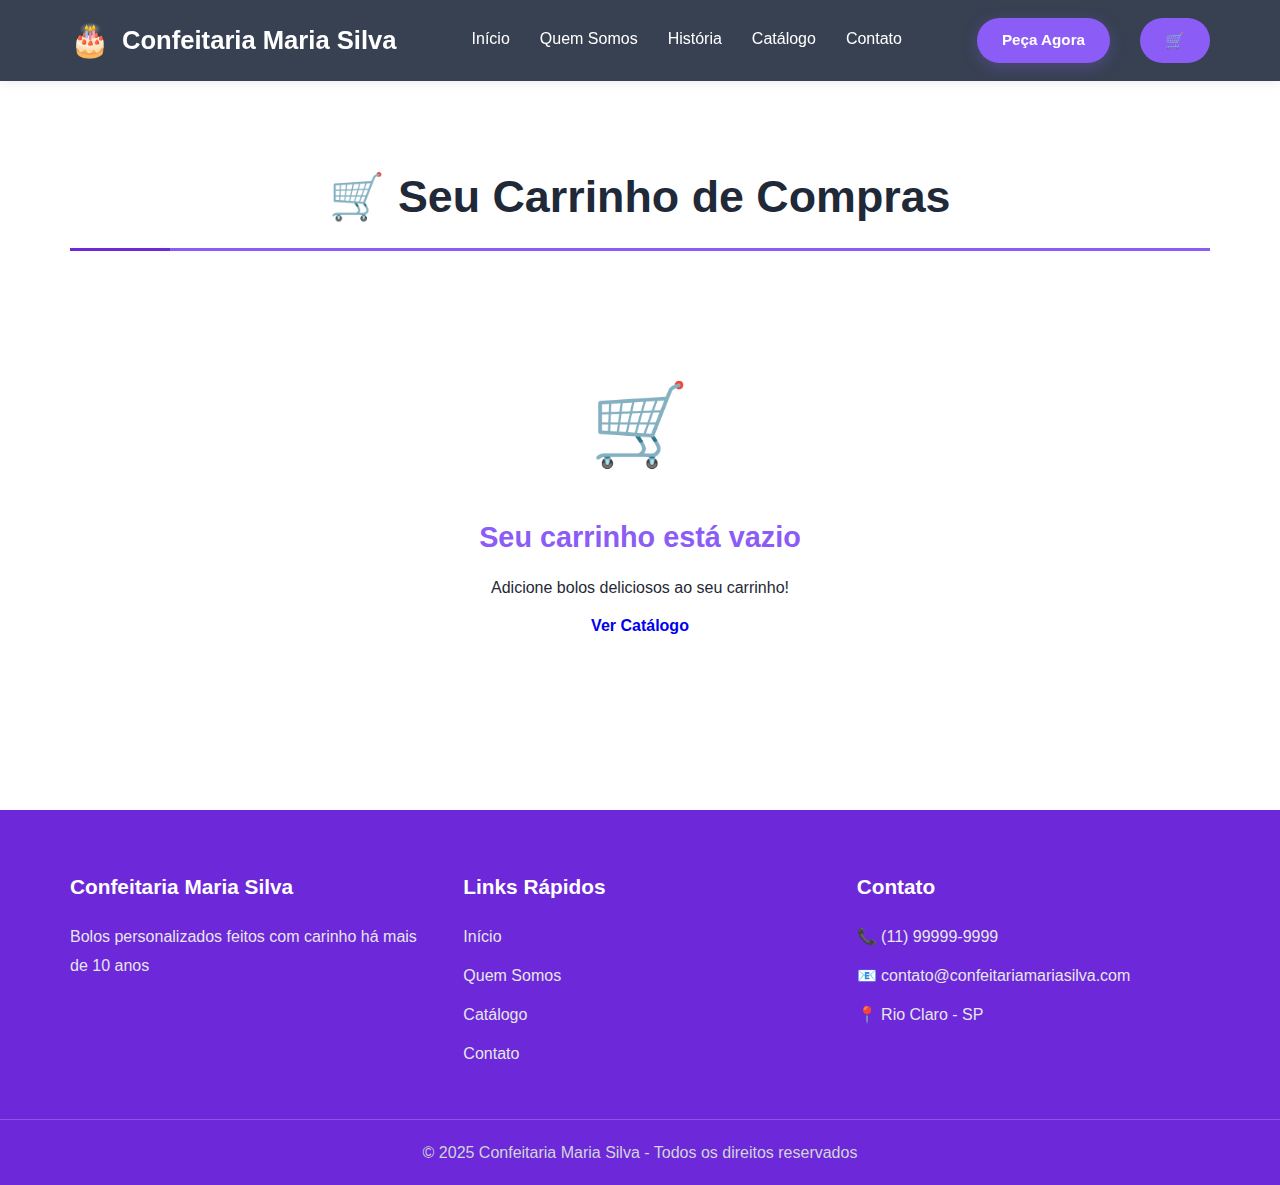
<file: carrinho.html>
<!DOCTYPE html>
<html lang="pt-BR">
<head>
  <meta charset="UTF-8">
  <meta name="viewport" content="width=device-width, initial-scale=1.0">
  <title>Carrinho de Compras - Confeitaria Maria Silva</title>
  <link rel="stylesheet" href="styles.css">
  <script src="carrinho.js" defer></script>
</head>
<body>
  <header>
    <div class="header-container">
      <div class="logo">
        <span class="logo-icon">🎂</span>
        <div class="logo-text">
          <h1>Confeitaria Maria Silva</h1>
        </div>
      </div>
      <nav style="background: transparent; border: none; padding: 0;">
        <ul style="display: flex; gap: 0; list-style: none; margin: 0; padding: 0;">
          <li><a href="index.html" style="color: var(--cor-branco); padding: 10px 15px;">Início</a></li>
          <li><a href="quem-somos.html" style="color: var(--cor-branco); padding: 10px 15px;">Quem Somos</a></li>
          <li><a href="historia.html" style="color: var(--cor-branco); padding: 10px 15px;">História</a></li>
          <li><a href="catalogo.html" style="color: var(--cor-branco); padding: 10px 15px;">Catálogo</a></li>
          <li><a href="contato.html" style="color: var(--cor-branco); padding: 10px 15px;">Contato</a></li>
        </ul>
      </nav>
      <div class="header-right">
        <a href="catalogo.html" class="btn-primary" style="text-decoration: none; padding: 10px 25px; font-size: 0.95em;">Peça Agora</a>
        <a href="carrinho.html" class="carrinho-header">
          🛒 <span id="carrinho-contador" class="carrinho-contador">0</span>
        </a>
      </div>
    </div>
  </header>

  <main class="container">
    <h2 class="section-title">🛒 Seu Carrinho de Compras</h2>
    
    <div id="carrinho-itens" class="carrinho-container">
      <!-- Itens serão renderizados aqui pelo JavaScript -->
    </div>

    <div id="carrinho-resumo" class="carrinho-resumo" style="display: none;">
      <h3>Resumo do Pedido</h3>
      <div class="resumo-linha">
        <span>Subtotal:</span>
        <span id="carrinho-total">R$ 0,00</span>
      </div>
      <div class="resumo-linha">
        <span>Taxa de entrega:</span>
        <span>A combinar</span>
      </div>
      <div class="resumo-total">
        <span>Total:</span>
        <span id="carrinho-total-final">R$ 0,00</span>
      </div>
      <button onclick="abrirFormularioPedido()" class="btn btn-success" style="width: 100%; margin-top: 20px; padding: 15px; font-size: 1.1em;">
        Finalizar Pedido
      </button>
      <a href="catalogo.html" class="btn btn-secondary" style="width: 100%; margin-top: 10px; text-align: center; display: block;">
        Continuar Comprando
      </a>
    </div>

    <!-- Modal Formulário de Pedido -->
    <div id="modal-pedido" class="modal">
      <div class="modal-content">
        <button class="modal-close" onclick="fecharFormularioPedido()">&times;</button>
        <h2>Finalizar Pedido</h2>
        <p style="color: var(--cor-texto-claro); margin-bottom: 25px;">Preencha seus dados para finalizar a encomenda</p>
        
        <form id="form-pedido" onsubmit="enviarPedidoWhatsApp(event)">
          <div class="form-group">
            <label for="pedido-nome">Nome Completo *</label>
            <input type="text" id="pedido-nome" required placeholder="Seu nome completo">
          </div>

          <div class="form-row">
            <div class="form-group">
              <label for="pedido-whatsapp">WhatsApp *</label>
              <input type="tel" id="pedido-whatsapp" required placeholder="(14) 99999-9999">
            </div>
            <div class="form-group">
              <label for="pedido-email">Email</label>
              <input type="email" id="pedido-email" placeholder="seu@email.com">
            </div>
          </div>

          <div class="form-group">
            <label for="pedido-endereco">Endereço Completo *</label>
            <input type="text" id="pedido-endereco" required placeholder="Rua, número, bairro">
          </div>

          <div class="form-row">
            <div class="form-group">
              <label for="pedido-cidade">Cidade *</label>
              <input type="text" id="pedido-cidade" required value="Rio Claro">
            </div>
            <div class="form-group">
              <label for="pedido-cep">CEP</label>
              <input type="text" id="pedido-cep" placeholder="00000-000">
            </div>
          </div>

          <div class="form-row">
            <div class="form-group">
              <label for="pedido-data">Data de Entrega Desejada *</label>
              <input type="date" id="pedido-data" required min="">
            </div>
            <div class="form-group">
              <label for="pedido-horario">Horário Preferencial</label>
              <select id="pedido-horario">
                <option value="">Selecione</option>
                <option value="Manhã (8h - 12h)">Manhã (8h - 12h)</option>
                <option value="Tarde (12h - 18h)">Tarde (12h - 18h)</option>
                <option value="Noite (18h - 20h)">Noite (18h - 20h)</option>
              </select>
            </div>
          </div>

          <div class="form-group">
            <label for="pedido-observacoes">Observações Adicionais</label>
            <textarea id="pedido-observacoes" placeholder="Instruções especiais, ponto de referência, informações sobre o evento, etc."></textarea>
          </div>

          <div class="card" style="background: var(--cor-fundo-cinza); margin: 20px 0;">
            <h3 style="margin-top: 0;">Resumo do Pedido</h3>
            <div id="resumo-pedido-itens"></div>
            <div class="resumo-total">
              <span>Total:</span>
              <span id="resumo-pedido-total">R$ 0,00</span>
            </div>
          </div>

          <div style="display: flex; gap: 10px; margin-top: 20px;">
            <button type="button" onclick="fecharFormularioPedido()" class="btn btn-secondary">Cancelar</button>
            <button type="submit" class="btn btn-success">Enviar Pedido via WhatsApp</button>
          </div>
        </form>
      </div>
    </div>
  </main>

  <footer>
    <div class="footer-content">
      <div class="footer-section">
        <h3>Confeitaria Maria Silva</h3>
        <p>Bolos personalizados feitos com carinho há mais de 10 anos</p>
      </div>
      <div class="footer-section">
        <h3>Links Rápidos</h3>
        <a href="index.html">Início</a>
        <a href="quem-somos.html">Quem Somos</a>
        <a href="catalogo.html">Catálogo</a>
        <a href="contato.html">Contato</a>
      </div>
      <div class="footer-section">
        <h3>Contato</h3>
        <p>📞 (11) 99999-9999</p>
        <p>📧 contato@confeitariamariasilva.com</p>
        <p>📍 Rio Claro - SP</p>
      </div>
    </div>
    <div class="footer-bottom">
      <p>© 2025 Confeitaria Maria Silva - Todos os direitos reservados</p>
    </div>
  </footer>

  <script>
    // Atualizar data mínima para hoje
    document.addEventListener('DOMContentLoaded', function() {
      const hoje = new Date().toISOString().split('T')[0];
      const dataInput = document.getElementById('pedido-data');
      if (dataInput) {
        dataInput.min = hoje;
      }
    });

    // Atualizar resumo quando carrinho mudar
    const observer = new MutationObserver(function() {
      atualizarResumo();
    });

    document.addEventListener('DOMContentLoaded', function() {
      const carrinhoContainer = document.getElementById('carrinho-itens');
      if (carrinhoContainer) {
        observer.observe(carrinhoContainer, { childList: true, subtree: true });
      }
      atualizarResumo();
    });

    function atualizarResumo() {
      const resumo = document.getElementById('carrinho-resumo');
      const totalElement = document.getElementById('carrinho-total');
      const totalFinalElement = document.getElementById('carrinho-total-final');
      
      if (carrinho.itens.length > 0) {
        resumo.style.display = 'block';
        const total = carrinho.calcularTotal();
        if (totalElement) totalElement.textContent = `R$ ${total.toFixed(2)}`;
        if (totalFinalElement) totalFinalElement.textContent = `R$ ${total.toFixed(2)}`;
      } else {
        resumo.style.display = 'none';
      }
    }

    function abrirFormularioPedido() {
      if (carrinho.itens.length === 0) {
        alert('Seu carrinho está vazio!');
        return;
      }

      const modal = document.getElementById('modal-pedido');
      const resumoItens = document.getElementById('resumo-pedido-itens');
      const totalPedido = document.getElementById('resumo-pedido-total');

      // Preencher resumo no formulário
      resumoItens.innerHTML = carrinho.itens.map(item => `
        <div style="display: flex; justify-content: space-between; padding: 8px 0; border-bottom: 1px solid var(--cor-borda);">
          <span>${item.nome} ${item.sabor ? `- ${item.sabor}` : ''} x${item.quantidade}kg</span>
          <span style="font-weight: 600;">R$ ${(item.preco * item.quantidade).toFixed(2)}</span>
        </div>
      `).join('');

      totalPedido.textContent = `R$ ${carrinho.calcularTotal().toFixed(2)}`;
      modal.style.display = 'flex';
    }

    function fecharFormularioPedido() {
      document.getElementById('modal-pedido').style.display = 'none';
    }

    function enviarPedidoWhatsApp(event) {
      event.preventDefault();
      
      const dados = {
        nome: document.getElementById('pedido-nome').value,
        whatsapp: document.getElementById('pedido-whatsapp').value,
        email: document.getElementById('pedido-email').value,
        endereco: document.getElementById('pedido-endereco').value,
        cidade: document.getElementById('pedido-cidade').value,
        cep: document.getElementById('pedido-cep').value,
        data: document.getElementById('pedido-data').value,
        horario: document.getElementById('pedido-horario').value,
        observacoes: document.getElementById('pedido-observacoes').value,
        itens: carrinho.itens,
        total: carrinho.calcularTotal()
      };

      // Formatar mensagem para WhatsApp
      let mensagem = '🍰 *PEDIDO - CONFEITARIA MARIA SILVA*\n\n';
      mensagem += '*DADOS DO CLIENTE:*\n';
      mensagem += `👤 Nome: ${dados.nome}\n`;
      mensagem += `📱 WhatsApp: ${dados.whatsapp}\n`;
      if (dados.email) {
        mensagem += `📧 Email: ${dados.email}\n`;
      }
      mensagem += `📍 Endereço: ${dados.endereco}\n`;
      mensagem += `🏙️ Cidade: ${dados.cidade}\n`;
      if (dados.cep) {
        mensagem += `📮 CEP: ${dados.cep}\n`;
      }
      mensagem += `📅 Data de Entrega: ${new Date(dados.data).toLocaleDateString('pt-BR')}\n`;
      if (dados.horario) {
        mensagem += `⏰ Horário: ${dados.horario}\n`;
      }
      if (dados.observacoes) {
        mensagem += `📝 Observações: ${dados.observacoes}\n`;
      }
      
      mensagem += '\n*ITENS DO PEDIDO:*\n';
      dados.itens.forEach((item, index) => {
        mensagem += `${index + 1}. *${item.nome}*\n`;
        if (item.sabor) {
          mensagem += `   🎂 Sabor: ${item.sabor}\n`;
        }
        mensagem += `   📦 Quantidade: ${item.quantidade}kg\n`;
        if (item.observacoes) {
          mensagem += `   💬 Obs: ${item.observacoes}\n`;
        }
        mensagem += `   💰 Preço: R$ ${(item.preco * item.quantidade).toFixed(2)}\n\n`;
      });
      
      mensagem += `*TOTAL: R$ ${dados.total.toFixed(2)}*\n\n`;
      mensagem += 'Aguardando confirmação. Obrigado! 🎉';
      
      // Codificar mensagem para URL
      const mensagemEncoded = encodeURIComponent(mensagem);
      
      // Número do WhatsApp
      const whatsappNumber = '5514996366473';
      
      // Redirecionar para WhatsApp
      window.open(`https://wa.me/${whatsappNumber}?text=${mensagemEncoded}`, '_blank');
      
      // Limpar carrinho após envio
      setTimeout(() => {
        carrinho.limparCarrinho();
        fecharFormularioPedido();
        alert('Pedido enviado com sucesso! Você será redirecionado para o WhatsApp.');
        window.location.href = 'index.html';
      }, 1000);
    }

    // Fechar modal ao clicar fora
    window.addEventListener('click', function(event) {
      const modal = document.getElementById('modal-pedido');
      if (event.target === modal) {
        fecharFormularioPedido();
      }
    });
  </script>
</body>
</html>
</file>
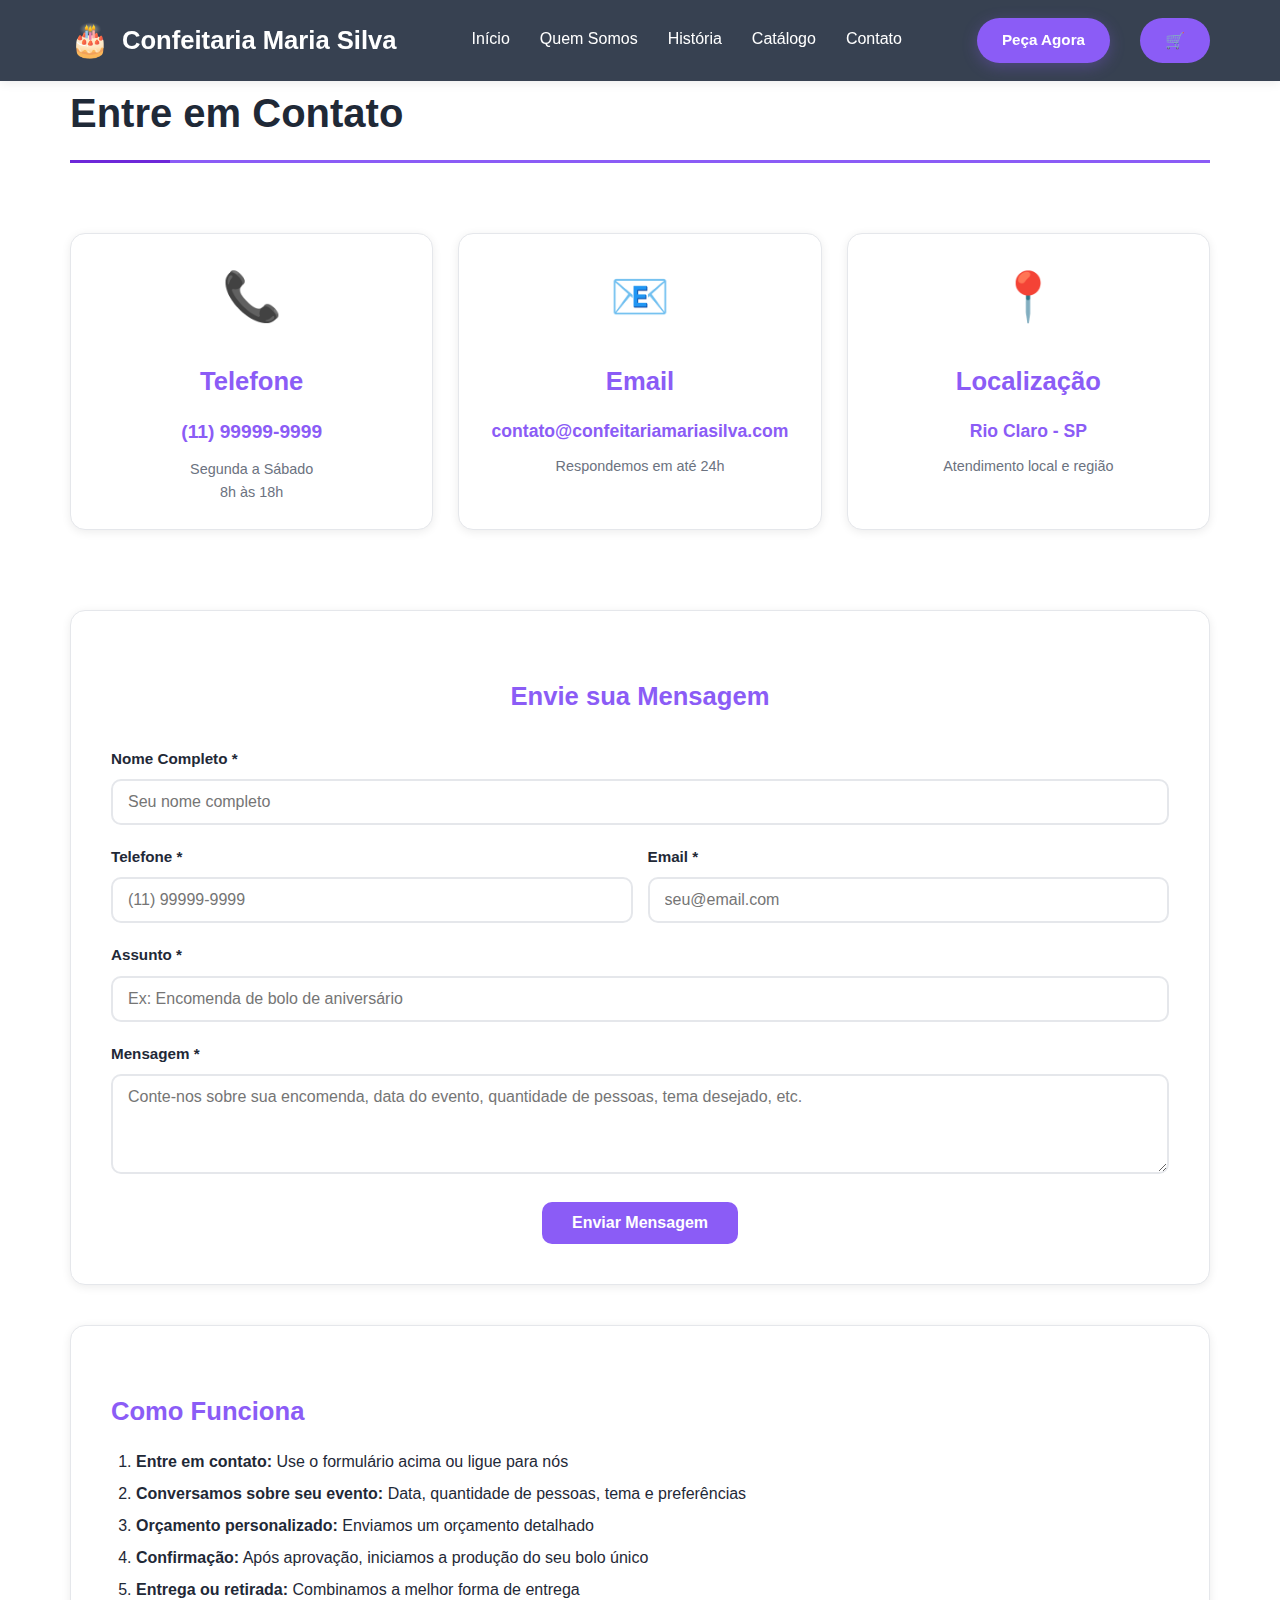
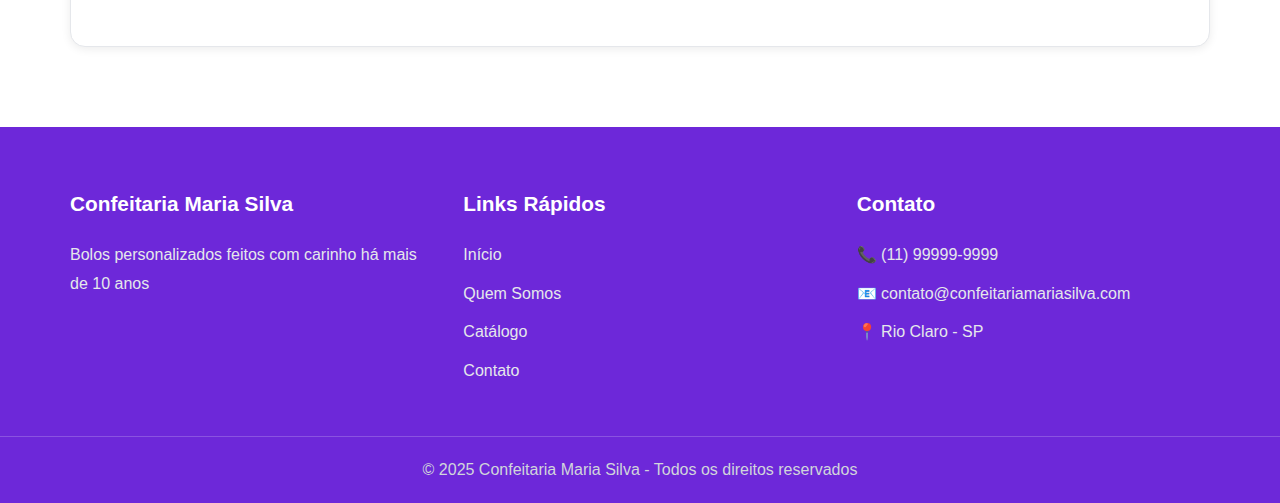
<file: contato.html>
<!DOCTYPE html>
<html lang="pt-BR">
<head>
  <meta charset="UTF-8">
  <meta name="viewport" content="width=device-width, initial-scale=1.0">
  <title>Contato - Confeitaria Maria Silva</title>
  <link rel="stylesheet" href="styles.css">
  <script src="carrinho.js" defer></script>
</head>
<body>
  <header>
    <div class="header-container">
      <div class="logo">
        <span class="logo-icon">🎂</span>
        <div class="logo-text">
          <h1>Confeitaria Maria Silva</h1>
        </div>
      </div>
      <nav style="background: transparent; border: none; padding: 0;">
        <ul style="display: flex; gap: 0; list-style: none; margin: 0; padding: 0;">
          <li><a href="index.html" style="color: var(--cor-branco); padding: 10px 15px;">Início</a></li>
          <li><a href="quem-somos.html" style="color: var(--cor-branco); padding: 10px 15px;">Quem Somos</a></li>
          <li><a href="historia.html" style="color: var(--cor-branco); padding: 10px 15px;">História</a></li>
          <li><a href="catalogo.html" style="color: var(--cor-branco); padding: 10px 15px;">Catálogo</a></li>
          <li><a href="contato.html" style="color: var(--cor-branco); padding: 10px 15px;">Contato</a></li>
        </ul>
      </nav>
      <div class="header-right">
        <a href="catalogo.html" class="btn-primary" style="text-decoration: none; padding: 10px 25px; font-size: 0.95em;">Peça Agora</a>
        <a href="carrinho.html" class="carrinho-header">
          🛒 <span id="carrinho-contador" class="carrinho-contador">0</span>
        </a>
      </div>
    </div>
  </header>

  <main class="container">
    <h2>Entre em Contato</h2>
    
    <div style="display: grid; grid-template-columns: repeat(auto-fit, minmax(250px, 1fr)); gap: 25px; margin: 30px 0;">
      <div class="card" style="text-align: center; padding: 25px;">
        <div style="font-size: 3em; margin-bottom: 15px;">📞</div>
        <h3>Telefone</h3>
        <p style="font-size: 1.2em; font-weight: 600; color: var(--cor-roxo);">(11) 99999-9999</p>
        <p style="font-size: 0.9em; color: var(--cor-texto-claro); margin-top: 10px;">Segunda a Sábado<br>8h às 18h</p>
      </div>
      
      <div class="card" style="text-align: center; padding: 25px;">
        <div style="font-size: 3em; margin-bottom: 15px;">📧</div>
        <h3>Email</h3>
        <p style="font-size: 1.1em; font-weight: 600; color: var(--cor-roxo);">contato@confeitariamariasilva.com</p>
        <p style="font-size: 0.9em; color: var(--cor-texto-claro); margin-top: 10px;">Respondemos em até 24h</p>
      </div>
      
      <div class="card" style="text-align: center; padding: 25px;">
        <div style="font-size: 3em; margin-bottom: 15px;">📍</div>
        <h3>Localização</h3>
        <p style="font-size: 1.1em; font-weight: 600; color: var(--cor-roxo);">Rio Claro - SP</p>
        <p style="font-size: 0.9em; color: var(--cor-texto-claro); margin-top: 10px;">Atendimento local e região</p>
      </div>
    </div>

    <div class="card">
      <h3 style="text-align: center; margin-bottom: 30px;">Envie sua Mensagem</h3>
      <form id="contactForm" onsubmit="handleSubmit(event)">
        <div class="form-group">
          <label for="nome">Nome Completo *</label>
          <input type="text" id="nome" name="nome" required placeholder="Seu nome completo">
        </div>
        
        <div class="form-row">
          <div class="form-group">
            <label for="telefone">Telefone *</label>
            <input type="tel" id="telefone" name="telefone" required placeholder="(11) 99999-9999">
          </div>
          <div class="form-group">
            <label for="email">Email *</label>
            <input type="email" id="email" name="email" required placeholder="seu@email.com">
          </div>
        </div>
        
        <div class="form-group">
          <label for="assunto">Assunto *</label>
          <input type="text" id="assunto" name="assunto" required placeholder="Ex: Encomenda de bolo de aniversário">
        </div>
        
        <div class="form-group">
          <label for="mensagem">Mensagem *</label>
          <textarea id="mensagem" name="mensagem" required placeholder="Conte-nos sobre sua encomenda, data do evento, quantidade de pessoas, tema desejado, etc."></textarea>
        </div>
        
        <div style="text-align: center;">
          <button type="submit" class="btn btn-success">Enviar Mensagem</button>
        </div>
      </form>
    </div>

    <div class="card" style="margin-top: 30px;">
      <h3>Como Funciona</h3>
      <ol style="padding-left: 25px; line-height: 2;">
        <li><strong>Entre em contato:</strong> Use o formulário acima ou ligue para nós</li>
        <li><strong>Conversamos sobre seu evento:</strong> Data, quantidade de pessoas, tema e preferências</li>
        <li><strong>Orçamento personalizado:</strong> Enviamos um orçamento detalhado</li>
        <li><strong>Confirmação:</strong> Após aprovação, iniciamos a produção do seu bolo único</li>
        <li><strong>Entrega ou retirada:</strong> Combinamos a melhor forma de entrega</li>
      </ol>
    </div>
  </main>

  <footer>
    <div class="footer-content">
      <div class="footer-section">
        <h3>Confeitaria Maria Silva</h3>
        <p>Bolos personalizados feitos com carinho há mais de 10 anos</p>
      </div>
      <div class="footer-section">
        <h3>Links Rápidos</h3>
        <a href="index.html">Início</a>
        <a href="quem-somos.html">Quem Somos</a>
        <a href="catalogo.html">Catálogo</a>
        <a href="contato.html">Contato</a>
      </div>
      <div class="footer-section">
        <h3>Contato</h3>
        <p>📞 (11) 99999-9999</p>
        <p>📧 contato@confeitariamariasilva.com</p>
        <p>📍 Rio Claro - SP</p>
      </div>
    </div>
    <div class="footer-bottom">
      <p>© 2025 Confeitaria Maria Silva - Todos os direitos reservados</p>
    </div>
  </footer>

  <script>
    function handleSubmit(event) {
      event.preventDefault();
      
      const formData = {
        nome: document.getElementById('nome').value,
        telefone: document.getElementById('telefone').value,
        email: document.getElementById('email').value,
        assunto: document.getElementById('assunto').value,
        mensagem: document.getElementById('mensagem').value
      };
      
      alert('Obrigado por entrar em contato, ' + formData.nome + '!\n\nRecebemos sua mensagem e retornaremos em breve.\n\nEm breve você receberá um email de confirmação em ' + formData.email);
      
      document.getElementById('contactForm').reset();
    }
  </script>
</body>
</html>
</file>
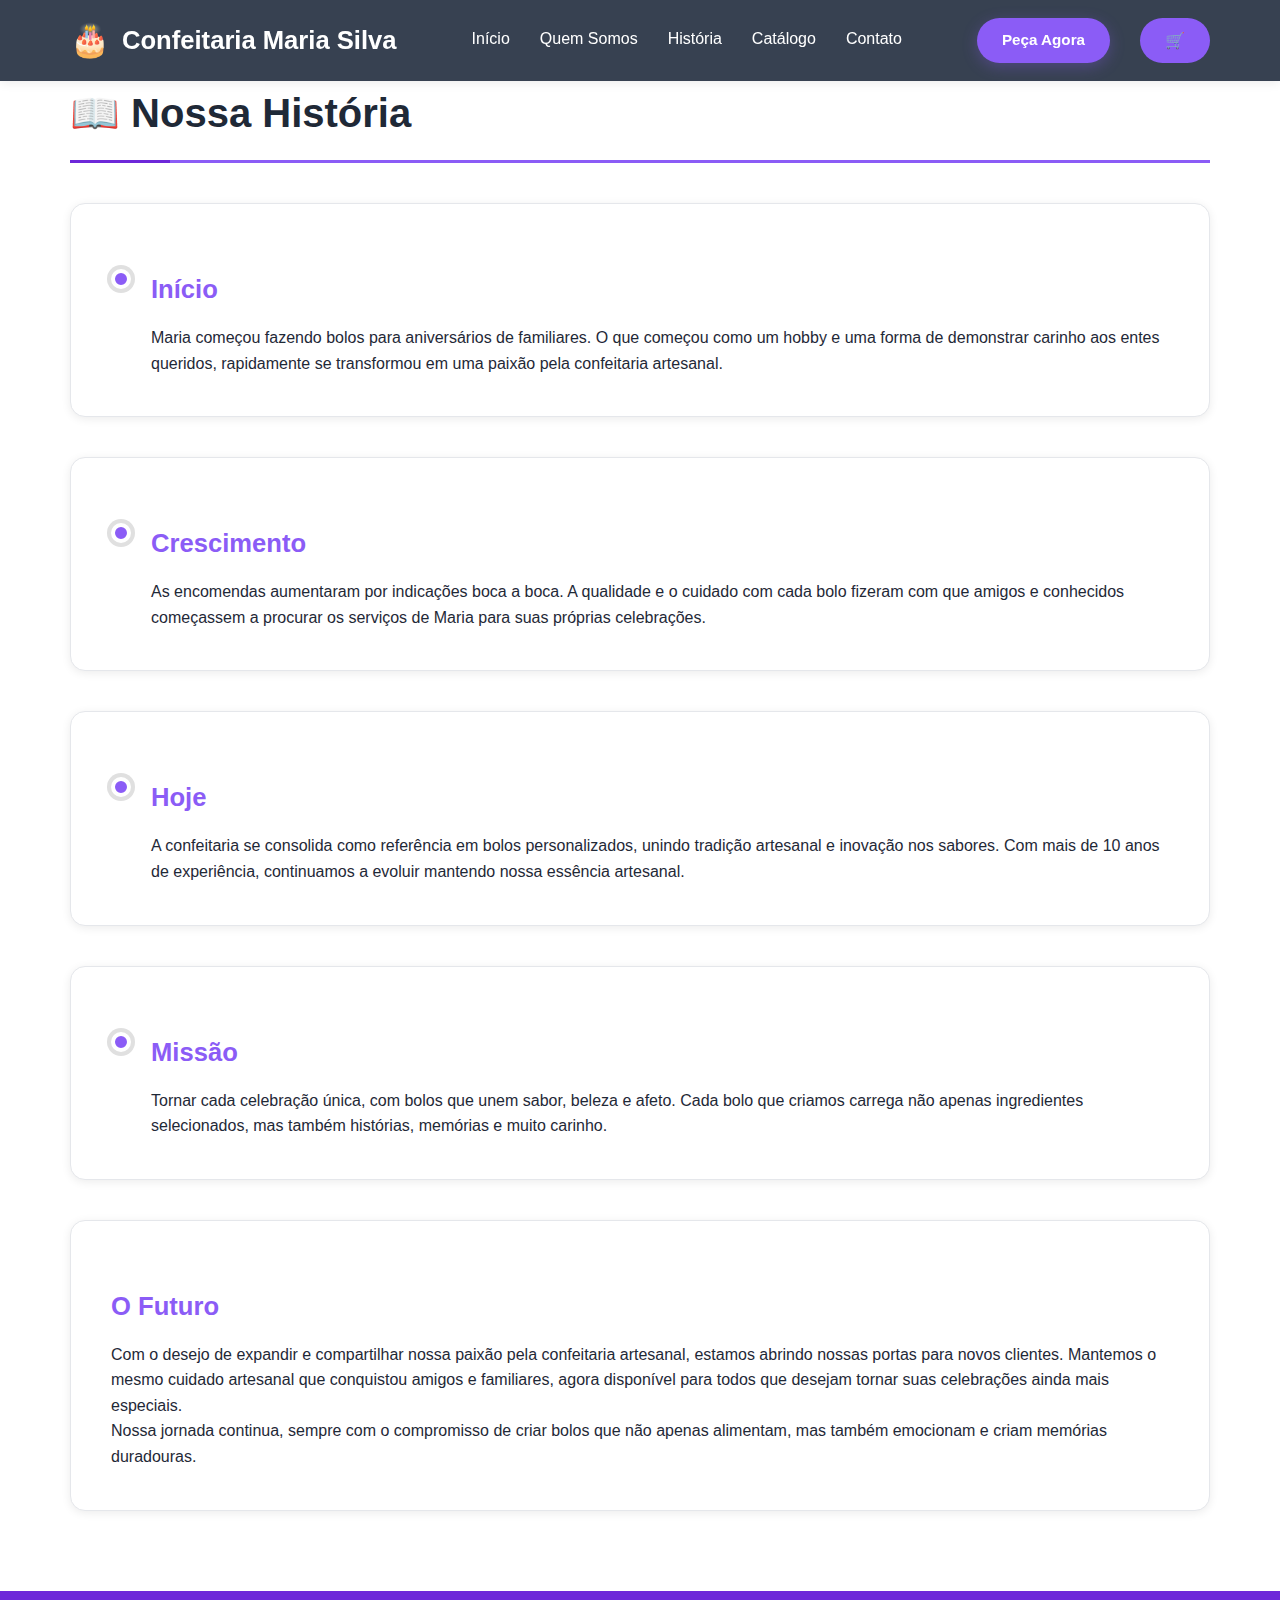
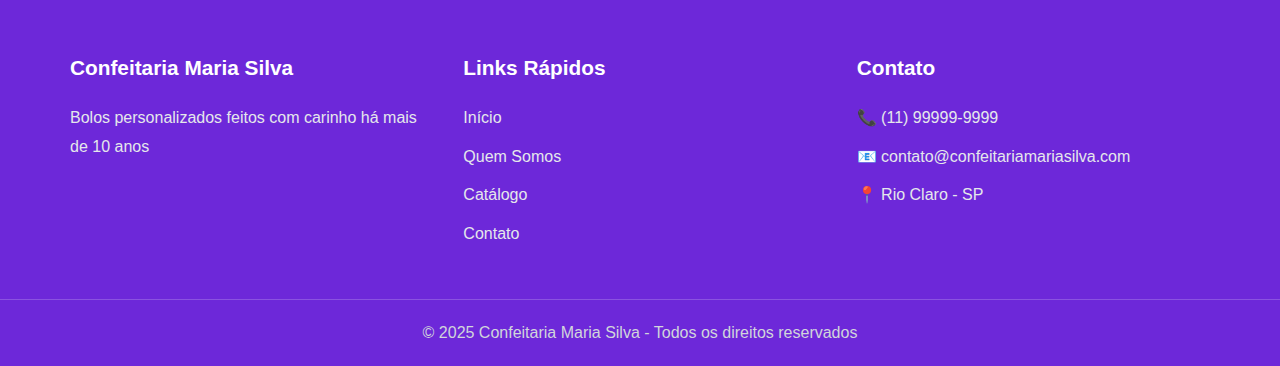
<file: historia.html>
<!DOCTYPE html>
<html lang="pt-BR">
<head>
  <meta charset="UTF-8">
  <meta name="viewport" content="width=device-width, initial-scale=1.0">
  <title>Nossa História - Confeitaria Maria Silva</title>
  <link rel="stylesheet" href="styles.css">
  <script src="carrinho.js" defer></script>
</head>
<body>
  <header>
    <div class="header-container">
      <div class="logo">
        <span class="logo-icon">🎂</span>
        <div class="logo-text">
          <h1>Confeitaria Maria Silva</h1>
        </div>
      </div>
      <nav style="background: transparent; border: none; padding: 0;">
        <ul style="display: flex; gap: 0; list-style: none; margin: 0; padding: 0;">
          <li><a href="index.html" style="color: var(--cor-branco); padding: 10px 15px;">Início</a></li>
          <li><a href="quem-somos.html" style="color: var(--cor-branco); padding: 10px 15px;">Quem Somos</a></li>
          <li><a href="historia.html" style="color: var(--cor-branco); padding: 10px 15px;">História</a></li>
          <li><a href="catalogo.html" style="color: var(--cor-branco); padding: 10px 15px;">Catálogo</a></li>
          <li><a href="contato.html" style="color: var(--cor-branco); padding: 10px 15px;">Contato</a></li>
        </ul>
      </nav>
      <div class="header-right">
        <a href="catalogo.html" class="btn-primary" style="text-decoration: none; padding: 10px 25px; font-size: 0.95em;">Peça Agora</a>
        <a href="carrinho.html" class="carrinho-header">
          🛒 <span id="carrinho-contador" class="carrinho-contador">0</span>
        </a>
      </div>
    </div>
  </header>

  <main class="container">
    <h2>📖 Nossa História</h2>
    
    <div class="card">
      <div style="position: relative; padding-left: 40px;">
        <div style="position: absolute; left: 0; top: 0; width: 20px; height: 20px; background: var(--cor-roxo); border-radius: 50%; border: 4px solid var(--cor-branco); box-shadow: 0 0 0 4px #e0e0e0;"></div>
        <h3>Início</h3>
        <p>Maria começou fazendo bolos para aniversários de familiares. O que começou como um hobby e uma forma de demonstrar carinho aos entes queridos, rapidamente se transformou em uma paixão pela confeitaria artesanal.</p>
      </div>
    </div>
    
    <div class="card">
      <div style="position: relative; padding-left: 40px;">
        <div style="position: absolute; left: 0; top: 0; width: 20px; height: 20px; background: var(--cor-roxo); border-radius: 50%; border: 4px solid var(--cor-branco); box-shadow: 0 0 0 4px #e0e0e0;"></div>
        <h3>Crescimento</h3>
        <p>As encomendas aumentaram por indicações boca a boca. A qualidade e o cuidado com cada bolo fizeram com que amigos e conhecidos começassem a procurar os serviços de Maria para suas próprias celebrações.</p>
      </div>
    </div>
    
    <div class="card">
      <div style="position: relative; padding-left: 40px;">
        <div style="position: absolute; left: 0; top: 0; width: 20px; height: 20px; background: var(--cor-roxo); border-radius: 50%; border: 4px solid var(--cor-branco); box-shadow: 0 0 0 4px #e0e0e0;"></div>
        <h3>Hoje</h3>
        <p>A confeitaria se consolida como referência em bolos personalizados, unindo tradição artesanal e inovação nos sabores. Com mais de 10 anos de experiência, continuamos a evoluir mantendo nossa essência artesanal.</p>
      </div>
    </div>
    
    <div class="card">
      <div style="position: relative; padding-left: 40px;">
        <div style="position: absolute; left: 0; top: 0; width: 20px; height: 20px; background: var(--cor-roxo); border-radius: 50%; border: 4px solid var(--cor-branco); box-shadow: 0 0 0 4px #e0e0e0;"></div>
        <h3>Missão</h3>
        <p>Tornar cada celebração única, com bolos que unem sabor, beleza e afeto. Cada bolo que criamos carrega não apenas ingredientes selecionados, mas também histórias, memórias e muito carinho.</p>
      </div>
    </div>

    <div class="card">
      <h3>O Futuro</h3>
      <p>Com o desejo de expandir e compartilhar nossa paixão pela confeitaria artesanal, estamos abrindo nossas portas para novos clientes. Mantemos o mesmo cuidado artesanal que conquistou amigos e familiares, agora disponível para todos que desejam tornar suas celebrações ainda mais especiais.</p>
      <p>Nossa jornada continua, sempre com o compromisso de criar bolos que não apenas alimentam, mas também emocionam e criam memórias duradouras.</p>
    </div>
  </main>

  <footer>
    <div class="footer-content">
      <div class="footer-section">
        <h3>Confeitaria Maria Silva</h3>
        <p>Bolos personalizados feitos com carinho há mais de 10 anos</p>
      </div>
      <div class="footer-section">
        <h3>Links Rápidos</h3>
        <a href="index.html">Início</a>
        <a href="quem-somos.html">Quem Somos</a>
        <a href="catalogo.html">Catálogo</a>
        <a href="contato.html">Contato</a>
      </div>
      <div class="footer-section">
        <h3>Contato</h3>
        <p>📞 (11) 99999-9999</p>
        <p>📧 contato@confeitariamariasilva.com</p>
        <p>📍 Rio Claro - SP</p>
      </div>
    </div>
    <div class="footer-bottom">
      <p>© 2025 Confeitaria Maria Silva - Todos os direitos reservados</p>
    </div>
  </footer>
</body>
</html>
</file>
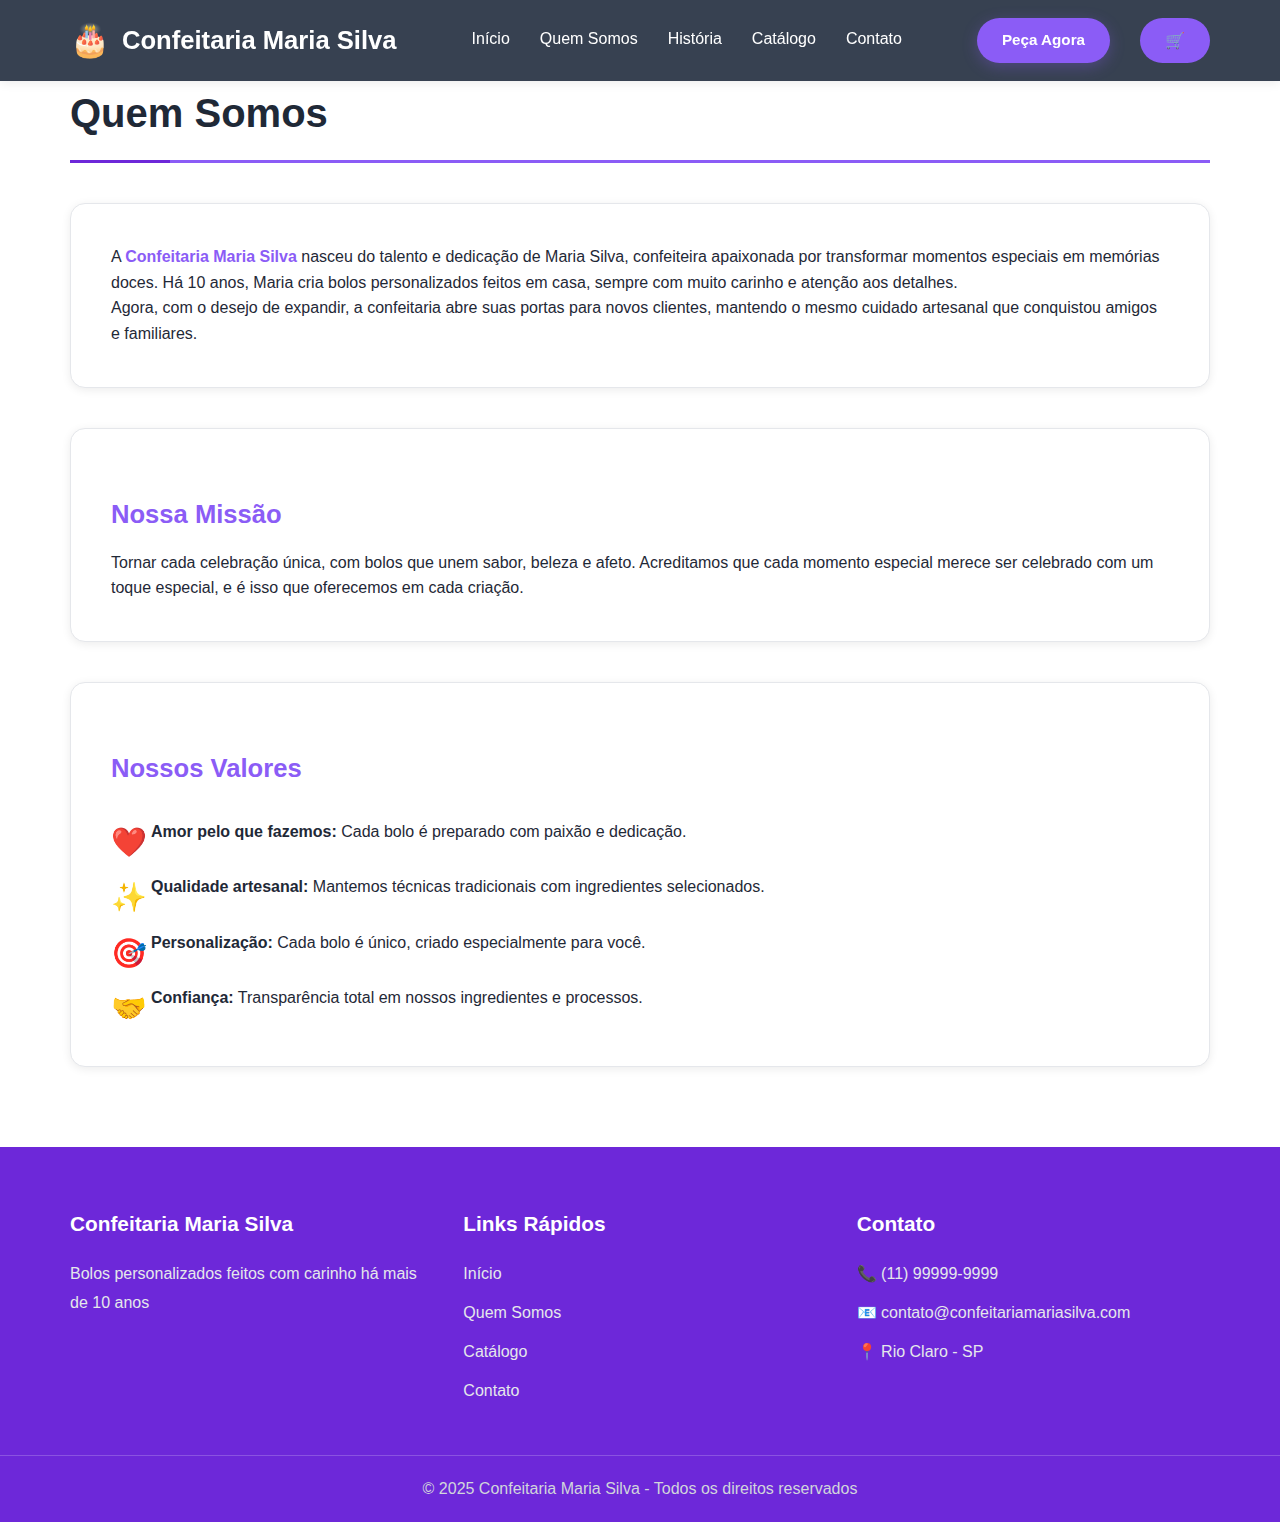
<file: quem-somos.html>
<!DOCTYPE html>
<html lang="pt-BR">
<head>
  <meta charset="UTF-8">
  <meta name="viewport" content="width=device-width, initial-scale=1.0">
  <title>Quem Somos - Confeitaria Maria Silva</title>
  <link rel="stylesheet" href="styles.css">
  <script src="carrinho.js" defer></script>
</head>
<body>
  <header>
    <div class="header-container">
      <div class="logo">
        <span class="logo-icon">🎂</span>
        <div class="logo-text">
          <h1>Confeitaria Maria Silva</h1>
        </div>
      </div>
      <nav style="background: transparent; border: none; padding: 0;">
        <ul style="display: flex; gap: 0; list-style: none; margin: 0; padding: 0;">
          <li><a href="index.html" style="color: var(--cor-branco); padding: 10px 15px;">Início</a></li>
          <li><a href="quem-somos.html" style="color: var(--cor-branco); padding: 10px 15px;">Quem Somos</a></li>
          <li><a href="historia.html" style="color: var(--cor-branco); padding: 10px 15px;">História</a></li>
          <li><a href="catalogo.html" style="color: var(--cor-branco); padding: 10px 15px;">Catálogo</a></li>
          <li><a href="contato.html" style="color: var(--cor-branco); padding: 10px 15px;">Contato</a></li>
        </ul>
      </nav>
      <div class="header-right">
        <a href="catalogo.html" class="btn-primary" style="text-decoration: none; padding: 10px 25px; font-size: 0.95em;">Peça Agora</a>
        <a href="carrinho.html" class="carrinho-header">
          🛒 <span id="carrinho-contador" class="carrinho-contador">0</span>
        </a>
      </div>
    </div>
  </header>

  <main class="container">
    <h2>Quem Somos</h2>
    
    <div class="card">
      <p>A <strong style="color: var(--cor-roxo);">Confeitaria Maria Silva</strong> nasceu do talento e dedicação de Maria Silva, confeiteira apaixonada por transformar momentos especiais em memórias doces. Há 10 anos, Maria cria bolos personalizados feitos em casa, sempre com muito carinho e atenção aos detalhes.</p>
      
      <p>Agora, com o desejo de expandir, a confeitaria abre suas portas para novos clientes, mantendo o mesmo cuidado artesanal que conquistou amigos e familiares.</p>
    </div>

    <div class="card">
      <h3>Nossa Missão</h3>
      <p>Tornar cada celebração única, com bolos que unem sabor, beleza e afeto. Acreditamos que cada momento especial merece ser celebrado com um toque especial, e é isso que oferecemos em cada criação.</p>
    </div>

    <div class="card">
      <h3>Nossos Valores</h3>
      <ul style="list-style: none; padding-left: 0;">
        <li style="padding: 15px 0; padding-left: 40px; position: relative;">
          <span style="position: absolute; left: 0; color: var(--cor-roxo); font-size: 1.8em;">❤️</span>
          <strong>Amor pelo que fazemos:</strong> Cada bolo é preparado com paixão e dedicação.
        </li>
        <li style="padding: 15px 0; padding-left: 40px; position: relative;">
          <span style="position: absolute; left: 0; color: var(--cor-roxo); font-size: 1.8em;">✨</span>
          <strong>Qualidade artesanal:</strong> Mantemos técnicas tradicionais com ingredientes selecionados.
        </li>
        <li style="padding: 15px 0; padding-left: 40px; position: relative;">
          <span style="position: absolute; left: 0; color: var(--cor-roxo); font-size: 1.8em;">🎯</span>
          <strong>Personalização:</strong> Cada bolo é único, criado especialmente para você.
        </li>
        <li style="padding: 15px 0; padding-left: 40px; position: relative;">
          <span style="position: absolute; left: 0; color: var(--cor-roxo); font-size: 1.8em;">🤝</span>
          <strong>Confiança:</strong> Transparência total em nossos ingredientes e processos.
        </li>
      </ul>
    </div>
  </main>

  <footer>
    <div class="footer-content">
      <div class="footer-section">
        <h3>Confeitaria Maria Silva</h3>
        <p>Bolos personalizados feitos com carinho há mais de 10 anos</p>
      </div>
      <div class="footer-section">
        <h3>Links Rápidos</h3>
        <a href="index.html">Início</a>
        <a href="quem-somos.html">Quem Somos</a>
        <a href="catalogo.html">Catálogo</a>
        <a href="contato.html">Contato</a>
      </div>
      <div class="footer-section">
        <h3>Contato</h3>
        <p>📞 (11) 99999-9999</p>
        <p>📧 contato@confeitariamariasilva.com</p>
        <p>📍 Rio Claro - SP</p>
      </div>
    </div>
    <div class="footer-bottom">
      <p>© 2025 Confeitaria Maria Silva - Todos os direitos reservados</p>
    </div>
  </footer>
</body>
</html>
</file>
<file: styles.css>
* {
  margin: 0;
  padding: 0;
  box-sizing: border-box;
}

:root {
  --cor-roxo: #8B5CF6;
  --cor-roxo-escuro: #6D28D9;
  --cor-roxo-claro: #A78BFA;
  --cor-roxo-suave: #C4B5FD;
  --cor-branco: #ffffff;
  --cor-texto: #1F2937;
  --cor-texto-claro: #6B7280;
  --cor-fundo: #ffffff;
  --cor-fundo-cinza: #F9FAFB;
  --cor-borda: #E5E7EB;
  --sombra: 0 2px 10px rgba(0, 0, 0, 0.08);
  --sombra-hover: 0 4px 20px rgba(139, 92, 246, 0.2);
}

body {
  font-family: 'Segoe UI', Tahoma, Geneva, Verdana, sans-serif;
  background-color: var(--cor-fundo);
  color: var(--cor-texto);
  line-height: 1.6;
}

/* Header */
header {
  background-color: #374151;
  color: var(--cor-branco);
  padding: 15px 0;
  box-shadow: var(--sombra);
  position: sticky;
  top: 0;
  z-index: 1000;
}

.header-container {
  max-width: 1200px;
  margin: 0 auto;
  padding: 0 30px;
  display: flex;
  justify-content: space-between;
  align-items: center;
}

.logo {
  display: flex;
  align-items: center;
  gap: 12px;
}

.logo-icon {
  font-size: 2em;
}

.logo-text h1 {
  font-size: 1.6em;
  margin: 0;
  font-weight: 700;
  color: var(--cor-branco);
}

.logo-text p {
  display: none;
}

.header-right {
  display: flex;
  align-items: center;
  gap: 30px;
}

.carrinho-header {
  background: var(--cor-roxo);
  color: var(--cor-branco);
  padding: 10px 25px;
  border-radius: 25px;
  text-decoration: none;
  font-weight: 600;
  transition: all 0.3s ease;
}

.carrinho-header:hover {
  background: var(--cor-roxo-escuro);
  transform: translateY(-2px);
}

.carrinho-contador {
  background: var(--cor-branco);
  color: var(--cor-roxo);
  border-radius: 50%;
  padding: 2px 8px;
  font-size: 0.85em;
  font-weight: 700;
  margin-left: 8px;
  display: none;
}

.carrinho-contador.show {
  display: inline-block;
}

/* Navigation */
nav {
  background-color: var(--cor-fundo);
  border-bottom: 1px solid var(--cor-borda);
}

.nav-container {
  max-width: 1200px;
  margin: 0 auto;
  padding: 0 30px;
}

nav ul {
  list-style: none;
  display: flex;
  gap: 0;
  justify-content: center;
  flex-wrap: wrap;
}

nav li {
  margin: 0;
}

nav a {
  display: block;
  padding: 20px 25px;
  color: var(--cor-texto);
  text-decoration: none;
  font-weight: 500;
  transition: all 0.3s ease;
  border-bottom: 3px solid transparent;
}

nav a:hover {
  color: var(--cor-roxo);
  background-color: var(--cor-fundo-cinza);
}

nav a.active {
  color: var(--cor-roxo);
  border-bottom-color: var(--cor-roxo);
  font-weight: 600;
}

/* Container */
.container {
  max-width: 1200px;
  margin: 0 auto;
  padding: 0 30px;
}

/* Hero Section */
.hero {
  background: linear-gradient(135deg, #F9FAFB 0%, #F3F4F6 100%);
  padding: 80px 30px;
  display: grid;
  grid-template-columns: 1fr 1fr;
  gap: 60px;
  align-items: center;
  max-width: 1200px;
  margin: 0 auto;
}

.hero-content h2 {
  font-size: 3.5em;
  margin-bottom: 20px;
  font-weight: 700;
  line-height: 1.2;
}

.hero-content h2 .destaque {
  color: var(--cor-roxo);
}

.hero-content p {
  font-size: 1.2em;
  color: var(--cor-texto-claro);
  margin-bottom: 35px;
  line-height: 1.8;
}

.hero-buttons {
  display: flex;
  gap: 15px;
  flex-wrap: wrap;
}

.btn-primary {
  display: inline-block;
  background-color: var(--cor-roxo);
  color: var(--cor-branco);
  padding: 15px 35px;
  border-radius: 30px;
  text-decoration: none;
  font-weight: 700;
  font-size: 1.1em;
  transition: all 0.3s ease;
  box-shadow: 0 4px 15px rgba(139, 92, 246, 0.3);
  border: none;
  cursor: pointer;
}

.btn-primary:hover {
  background-color: var(--cor-roxo-escuro);
  transform: translateY(-2px);
  box-shadow: 0 6px 20px rgba(139, 92, 246, 0.4);
}

.btn-secondary {
  display: inline-block;
  background-color: var(--cor-branco);
  color: var(--cor-roxo);
  padding: 15px 35px;
  border-radius: 30px;
  text-decoration: none;
  font-weight: 700;
  font-size: 1.1em;
  transition: all 0.3s ease;
  border: 2px solid var(--cor-roxo);
  cursor: pointer;
}

.btn-secondary:hover {
  background-color: var(--cor-fundo-cinza);
  transform: translateY(-2px);
}

.hero-image {
  position: relative;
}

.hero-image::before {
  content: '';
  position: absolute;
  top: -20px;
  right: -20px;
  width: 100%;
  height: 100%;
  background: var(--cor-roxo);
  border-radius: 30px;
  z-index: -1;
  transform: rotate(-5deg);
}

.hero-image img {
  width: 100%;
  height: 500px;
  object-fit: cover;
  border-radius: 30px;
  box-shadow: 0 10px 40px rgba(0,0,0,0.2);
}

/* Section Titles */
.section-title {
  font-size: 2.8em;
  color: var(--cor-texto);
  margin: 80px 0 20px;
  font-weight: 700;
  text-align: center;
}

.section-subtitle {
  text-align: center;
  color: var(--cor-texto-claro);
  font-size: 1.1em;
  margin-bottom: 50px;
}

/* Diferenciais Section */
.diferenciais-section {
  background: var(--cor-fundo-cinza);
  padding: 80px 30px;
}

.diferenciais-container {
  max-width: 1200px;
  margin: 0 auto;
  display: grid;
  grid-template-columns: 300px 1fr;
  gap: 60px;
  align-items: center;
}

.diferenciais-image {
  border-radius: 20px;
  overflow: hidden;
  box-shadow: var(--sombra-hover);
}

.diferenciais-image img {
  width: 100%;
  height: 400px;
  object-fit: cover;
}

.diferenciais-list {
  display: flex;
  flex-direction: column;
  gap: 30px;
}

.diferencial-item {
  display: flex;
  gap: 20px;
  align-items: flex-start;
}

.diferencial-icon {
  font-size: 2.5em;
  color: var(--cor-roxo);
  flex-shrink: 0;
}

.diferencial-content h3 {
  color: var(--cor-texto);
  font-size: 1.4em;
  margin-bottom: 8px;
  font-weight: 600;
}

.diferencial-content p {
  color: var(--cor-texto-claro);
  line-height: 1.6;
}

/* Products Grid */
.produtos-grid {
  display: grid;
  grid-template-columns: repeat(auto-fill, minmax(280px, 1fr));
  gap: 30px;
  margin: 50px 0;
}

.produto-card {
  background: var(--cor-branco);
  border-radius: 20px;
  overflow: hidden;
  box-shadow: var(--sombra);
  transition: all 0.3s ease;
  border: 1px solid var(--cor-borda);
  position: relative;
}

.produto-card::before {
  content: '';
  position: absolute;
  top: 0;
  left: 0;
  right: 0;
  height: 5px;
  background: var(--cor-roxo);
  transform: scaleX(0);
  transition: transform 0.3s ease;
}

.produto-card:hover::before {
  transform: scaleX(1);
}

.produto-card:hover {
  transform: translateY(-5px);
  box-shadow: var(--sombra-hover);
}

.produto-image {
  width: 100%;
  height: 250px;
  overflow: hidden;
  background: var(--cor-fundo-cinza);
  position: relative;
}

.produto-image::after {
  content: '';
  position: absolute;
  bottom: 0;
  left: 0;
  right: 0;
  height: 60px;
  background: linear-gradient(to top, var(--cor-roxo), transparent);
  opacity: 0;
  transition: opacity 0.3s ease;
}

.produto-card:hover .produto-image::after {
  opacity: 0.8;
}

.produto-image img {
  width: 100%;
  height: 100%;
  object-fit: cover;
  transition: transform 0.5s ease;
}

.produto-card:hover .produto-image img {
  transform: scale(1.1);
}

.produto-info {
  padding: 25px;
}

.produto-info h3 {
  color: var(--cor-roxo);
  font-size: 1.5em;
  margin-bottom: 10px;
  font-weight: 600;
}

.produto-info p {
  color: var(--cor-texto-claro);
  font-size: 0.95em;
  margin-bottom: 15px;
  line-height: 1.6;
}

.produto-preco {
  font-size: 1.8em;
  font-weight: 700;
  color: var(--cor-roxo);
  margin-bottom: 15px;
}

.btn-adicionar {
  width: 100%;
  padding: 12px;
  background-color: var(--cor-roxo);
  color: var(--cor-branco);
  border: none;
  border-radius: 10px;
  font-size: 1em;
  font-weight: 600;
  cursor: pointer;
  transition: all 0.3s ease;
}

.btn-adicionar:hover {
  background-color: var(--cor-roxo-escuro);
  transform: translateY(-2px);
}

/* Cards */
.card {
  background: var(--cor-branco);
  border-radius: 15px;
  padding: 40px;
  margin: 40px 0;
  box-shadow: var(--sombra);
  border: 1px solid var(--cor-borda);
}

.card h2 {
  color: var(--cor-roxo);
  margin-bottom: 20px;
  font-size: 2.2em;
}

.card h3 {
  color: var(--cor-roxo);
  margin: 25px 0 15px;
  font-size: 1.6em;
}

/* Forms */
form {
  max-width: 100%;
}

.form-group {
  margin-bottom: 20px;
}

.form-group label {
  display: block;
  margin-bottom: 8px;
  color: var(--cor-texto);
  font-weight: 600;
  font-size: 0.95em;
}

.form-group input,
.form-group select,
.form-group textarea {
  width: 100%;
  padding: 12px 15px;
  border: 2px solid var(--cor-borda);
  border-radius: 10px;
  font-size: 1em;
  font-family: inherit;
  transition: all 0.3s ease;
  background-color: var(--cor-branco);
}

.form-group input:focus,
.form-group select:focus,
.form-group textarea:focus {
  outline: none;
  border-color: var(--cor-roxo);
  box-shadow: 0 0 0 3px rgba(139, 92, 246, 0.1);
}

.form-group textarea {
  resize: vertical;
  min-height: 100px;
}

.form-row {
  display: grid;
  grid-template-columns: 1fr 1fr;
  gap: 15px;
}

.form-control {
  width: 100%;
  padding: 12px 15px;
  border: 2px solid var(--cor-borda);
  border-radius: 10px;
  font-size: 1em;
  font-family: inherit;
  transition: all 0.3s ease;
  background-color: var(--cor-branco);
}

.form-control:focus {
  outline: none;
  border-color: var(--cor-roxo);
  box-shadow: 0 0 0 3px rgba(139, 92, 246, 0.1);
}

/* Buttons */
.btn {
  display: inline-block;
  padding: 12px 30px;
  border-radius: 10px;
  text-decoration: none;
  font-weight: 600;
  cursor: pointer;
  transition: all 0.3s ease;
  border: none;
  font-size: 1em;
  text-align: center;
}

.btn-success {
  background-color: var(--cor-roxo);
  color: var(--cor-branco);
}

.btn-success:hover {
  background-color: var(--cor-roxo-escuro);
  transform: translateY(-2px);
}

.btn-secondary {
  background-color: var(--cor-fundo-cinza);
  color: var(--cor-texto);
  border: 2px solid var(--cor-borda);
}

.btn-secondary:hover {
  background-color: var(--cor-borda);
}

/* Carrinho */
.carrinho-container {
  margin: 30px 0;
}

.carrinho-item {
  display: grid;
  grid-template-columns: 120px 1fr auto;
  gap: 20px;
  padding: 25px;
  background: var(--cor-branco);
  border-radius: 15px;
  box-shadow: var(--sombra);
  margin-bottom: 20px;
  align-items: center;
  border: 1px solid var(--cor-borda);
}

.carrinho-item-imagem {
  width: 120px;
  height: 120px;
  border-radius: 10px;
  overflow: hidden;
}

.carrinho-item-imagem img {
  width: 100%;
  height: 100%;
  object-fit: cover;
}

.carrinho-item-info h3 {
  color: var(--cor-roxo);
  margin: 0 0 8px 0;
  font-size: 1.3em;
}

.carrinho-item-info p {
  color: var(--cor-texto-claro);
  margin: 5px 0;
  font-size: 0.9em;
}

.carrinho-item-controles {
  display: flex;
  flex-direction: column;
  align-items: flex-end;
  gap: 10px;
}

.quantidade-controle {
  display: flex;
  align-items: center;
  gap: 10px;
  border: 2px solid var(--cor-borda);
  border-radius: 10px;
  padding: 5px;
}

.qty-btn {
  background: var(--cor-roxo);
  color: var(--cor-branco);
  border: none;
  width: 32px;
  height: 32px;
  border-radius: 6px;
  cursor: pointer;
  font-size: 1.1em;
  font-weight: bold;
  transition: background 0.3s ease;
}

.qty-btn:hover {
  background: var(--cor-roxo-escuro);
}

.quantidade-controle input {
  width: 50px;
  text-align: center;
  border: none;
  font-size: 1.1em;
  font-weight: 600;
  background: transparent;
}

.carrinho-item-subtotal {
  font-size: 1.4em;
  font-weight: 700;
  color: var(--cor-roxo);
}

.btn-remover {
  background: #dc3545;
  color: var(--cor-branco);
  border: none;
  padding: 8px 15px;
  border-radius: 6px;
  cursor: pointer;
  font-size: 0.9em;
  transition: background 0.3s ease;
}

.btn-remover:hover {
  background: #c82333;
}

.carrinho-resumo {
  background: var(--cor-branco);
  padding: 30px;
  border-radius: 15px;
  box-shadow: var(--sombra);
  border: 1px solid var(--cor-borda);
  margin-top: 30px;
}

.carrinho-resumo h3 {
  color: var(--cor-roxo);
  margin-bottom: 20px;
  font-size: 1.5em;
}

.resumo-linha {
  display: flex;
  justify-content: space-between;
  padding: 12px 0;
  border-bottom: 1px solid var(--cor-borda);
}

.resumo-total {
  display: flex;
  justify-content: space-between;
  padding: 20px 0 0;
  margin-top: 15px;
  border-top: 2px solid var(--cor-roxo);
  font-size: 1.5em;
  font-weight: 700;
  color: var(--cor-roxo);
}

.carrinho-vazio {
  text-align: center;
  padding: 80px 20px;
}

.carrinho-vazio-icon {
  font-size: 5em;
  margin-bottom: 20px;
}

/* Modal */
.modal {
  display: none;
  position: fixed;
  z-index: 2000;
  left: 0;
  top: 0;
  width: 100%;
  height: 100%;
  background-color: rgba(0, 0, 0, 0.5);
  overflow-y: auto;
}

.modal-content {
  background-color: var(--cor-branco);
  margin: 5% auto;
  padding: 40px;
  border-radius: 20px;
  width: 90%;
  max-width: 700px;
  box-shadow: 0 10px 40px rgba(0,0,0,0.3);
  position: relative;
}

.modal-close {
  position: absolute;
  right: 20px;
  top: 20px;
  font-size: 2em;
  font-weight: bold;
  color: var(--cor-texto-claro);
  cursor: pointer;
  transition: color 0.3s ease;
  background: none;
  border: none;
  width: 40px;
  height: 40px;
  display: flex;
  align-items: center;
  justify-content: center;
  line-height: 1;
}

.modal-close:hover {
  color: var(--cor-roxo);
}

.modal h2 {
  color: var(--cor-roxo);
  margin-bottom: 25px;
  font-size: 2em;
}

/* Footer */
footer {
  background-color: var(--cor-roxo-escuro);
  color: var(--cor-branco);
  padding: 60px 0 20px;
  margin-top: 80px;
}

.footer-content {
  max-width: 1200px;
  margin: 0 auto;
  padding: 0 30px;
  display: grid;
  grid-template-columns: repeat(auto-fit, minmax(250px, 1fr));
  gap: 40px;
  margin-bottom: 40px;
}

.footer-section h3 {
  margin-bottom: 20px;
  font-size: 1.3em;
}

.footer-section p,
.footer-section a {
  color: #E5E7EB;
  text-decoration: none;
  line-height: 1.8;
  display: block;
  margin-bottom: 10px;
}

.footer-section a:hover {
  color: var(--cor-branco);
}

.footer-bottom {
  border-top: 1px solid rgba(255, 255, 255, 0.2);
  padding-top: 20px;
  text-align: center;
  color: #D1D5DB;
}

/* Responsive */
@media (max-width: 768px) {
  .header-container {
    flex-direction: column;
    gap: 15px;
    padding: 15px 20px;
  }
  
  nav ul {
    flex-wrap: wrap;
  }
  
  nav a {
    padding: 15px 20px;
    font-size: 0.9em;
  }
  
  .hero {
    grid-template-columns: 1fr;
    padding: 50px 20px;
    gap: 40px;
  }
  
  .hero-content h2 {
    font-size: 2.2em;
  }
  
  .hero-image {
    order: -1;
  }
  
  .hero-image img {
    height: 300px;
  }
  
  .diferenciais-container {
    grid-template-columns: 1fr;
  }
  
  .diferenciais-image {
    order: -1;
  }
  
  .produtos-grid {
    grid-template-columns: 1fr;
  }
  
  .carrinho-item {
    grid-template-columns: 1fr;
    text-align: center;
  }
  
  .carrinho-item-imagem {
    width: 100%;
    height: 200px;
    margin: 0 auto;
  }
  
  .carrinho-item-controles {
    align-items: center;
  }
  
  .form-row {
    grid-template-columns: 1fr;
  }
  
  .modal-content {
    padding: 25px;
    width: 95%;
  }
  
  .section-title {
    font-size: 2em;
  }
}

/* Main content */
main {
  min-height: 60vh;
  padding: 40px 0;
}

main h2 {
  color: var(--cor-texto);
  font-size: 2.5em;
  margin-bottom: 30px;
  padding-bottom: 15px;
  border-bottom: 3px solid var(--cor-roxo);
  position: relative;
}

main h2::after {
  content: '';
  position: absolute;
  bottom: -3px;
  left: 0;
  width: 100px;
  height: 3px;
  background: var(--cor-roxo-escuro);
}

main h3 {
  color: var(--cor-roxo);
  font-size: 1.8em;
  margin: 25px 0 15px;
}

/* Utility */
.text-center {
  text-align: center;
}

.mt-20 {
  margin-top: 20px;
}

.mb-20 {
  margin-bottom: 20px;
}
</file>
